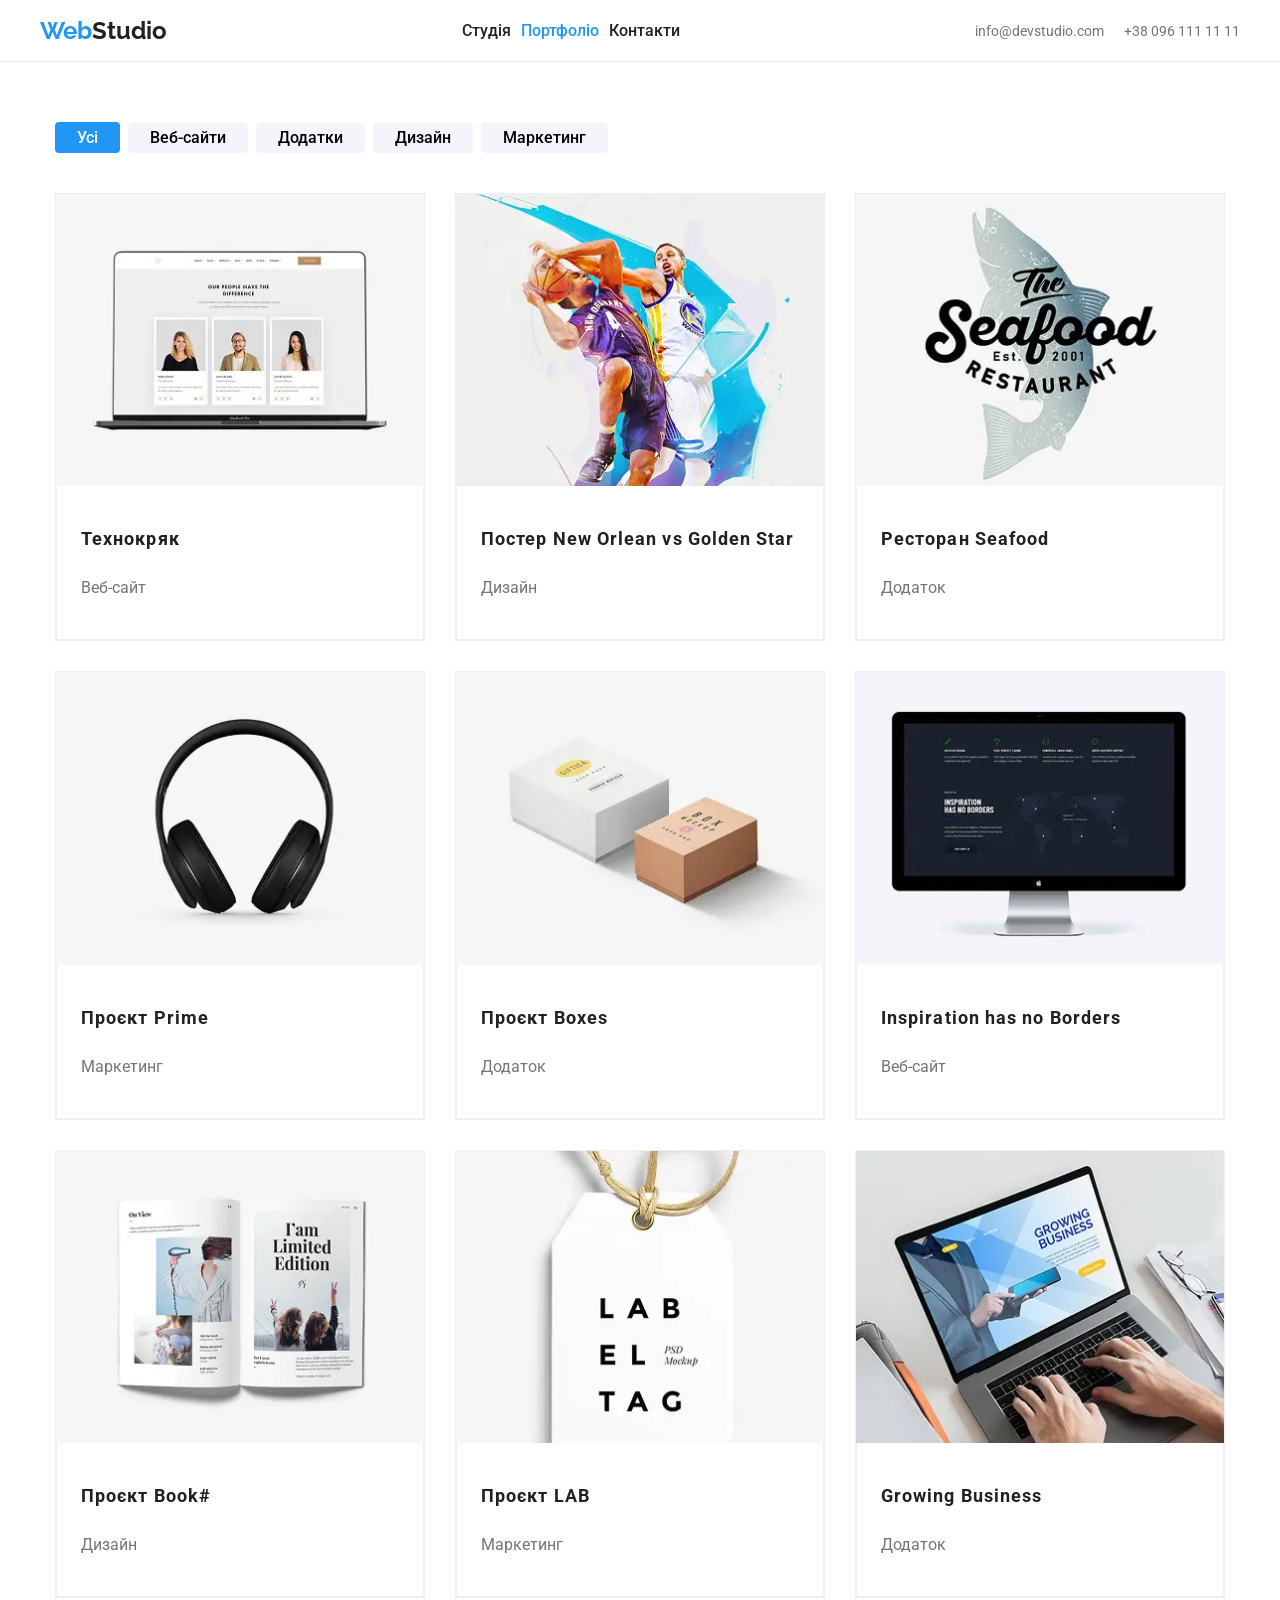
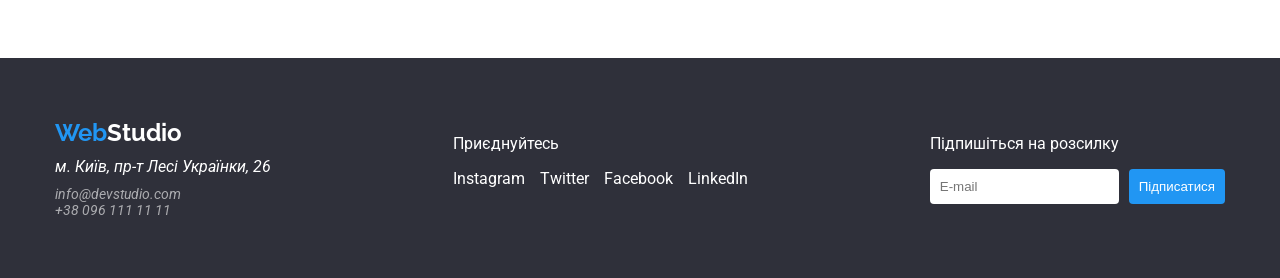
<file: portfolio.html>
<!doctype html>
<html lang="uk">
	<head>
		<meta charset="UTF-8" />
		<meta name="viewport" content="width=device-width, initial-scale=1.0" />
		<title>Портфоліо - WebStudio</title>
		<link rel="stylesheet" href="./sass/portfolio.css" />
		<link
			href="https://fonts.googleapis.com/css2?family=Raleway:wght@700&family=Roboto:wght@400;500;700;900&display=swap"
			rel="stylesheet"
		/>
	</head>
	<body>
		<header>
			<div class="container header-container">
				<a href="index.html" class="logo"><span>Web</span>Studio</a>
				<nav>
					<ul class="nav-list">
						<li><a href="index.html" class="nav-link">Студія</a></li>
						<li>
							<a href="portfolio.html" class="nav-link active">Портфоліо</a>
						</li>
						<li><a href="#" class="nav-link">Контакти</a></li>
					</ul>
				</nav>
				<div class="contacts">
					<a href="mailto:info@devstudio.com" class="contact-link"
						>info@devstudio.com</a
					>
					<a href="tel:+380961111111" class="contact-link">+38 096 111 11 11</a>
				</div>
			</div>
		</header>

		<main>
			<section class="section">
				<div class="container">
					<ul class="filter-list">
						<li>
							<button type="button" class="filter-btn active">Усі</button>
						</li>
						<li><button type="button" class="filter-btn">Веб-сайти</button></li>
						<li><button type="button" class="filter-btn">Додатки</button></li>
						<li><button type="button" class="filter-btn">Дизайн</button></li>
						<li><button type="button" class="filter-btn">Маркетинг</button></li>
					</ul>

					<div class="portfolio-grid">
						<article class="portfolio-item">
							<div class="portfolio-thumb">
								<img src="./sass/images/techocrack.webp" alt="Технокряк" width="370" />
								<div class="portfolio-overlay">
									<p class="overlay-text">
										Ресурс пропонує комплексні пропозиції з різним рівнем функціоналу та сервісів. Все це дозволить відвідувачу отримати вичерпні відомості про компанію чи приватну особу.
									</p>
								</div>
							</div>
							<div class="portfolio-content">
								<h2 class="portfolio-title">Технокряк</h2>
								<p class="portfolio-text">Веб-сайт</p>
							</div>
						</article>
						<article class="portfolio-item">
							<div class="portfolio-thumb">
								<img src="./sass/images/basketball.webp" alt="Постер New Orlean vs Golden Star" width="370" />
								<div class="portfolio-overlay">
									<p class="overlay-text">
										Ресурс пропонує комплексні пропозиції з різним рівнем функціоналу та сервісів. Все це дозволить відвідувачу отримати вичерпні відомості про компанію чи приватну особу.
									</p>
								</div>
							</div>
							<div class="portfolio-content">
								<h2 class="portfolio-title">Постер New Orlean vs Golden Star</h2>
								<p class="portfolio-text">Дизайн</p>
							</div>
						</article>
						<article class="portfolio-item">
							<div class="portfolio-thumb">
								<img src="./sass/images/seafood.webp" alt="Ресторан Seafood" width="370" />
								<div class="portfolio-overlay">
									<p class="overlay-text">
										Ресурс пропонує комплексні пропозиції з різним рівнем функціоналу та сервісів. Все це дозволить відвідувачу отримати вичерпні відомості про компанію чи приватну особу.
									</p>
								</div>
							</div>
							<div class="portfolio-content">
								<h2 class="portfolio-title">Ресторан Seafood</h2>
								<p class="portfolio-text">Додаток</p>
							</div>
						</article>
						<article class="portfolio-item">
							<div class="portfolio-thumb">
								<img src="./sass/images/headphones.webp" alt="Проєкт Prime" width="370" />
								<div class="portfolio-overlay">
									<p class="overlay-text">
										Ресурс пропонує комплексні пропозиції з різним рівнем функціоналу та сервісів. Все це дозволить відвідувачу отримати вичерпні відомості про компанію чи приватну особу.
									</p>
								</div>
							</div>
							<div class="portfolio-content">
								<h2 class="portfolio-title">Проєкт Prime</h2>
								<p class="portfolio-text">Маркетинг</p>
							</div>
						</article>
						<article class="portfolio-item">
							<div class="portfolio-thumb">
								<img src="./sass/images/boxes.webp" alt="Проєкт Boxes" width="370" />
								<div class="portfolio-overlay">
									<p class="overlay-text">
										Ресурс пропонує комплексні пропозиції з різним рівнем функціоналу та сервісів. Все це дозволить відвідувачу отримати вичерпні відомості про компанію чи приватну особу.
									</p>
								</div>
							</div>
							<div class="portfolio-content">
								<h2 class="portfolio-title">Проєкт Boxes</h2>
								<p class="portfolio-text">Додаток</p>
							</div>
						</article>
						<article class="portfolio-item">
							<div class="portfolio-thumb">
								<img src="./sass/images/monitor.webp" alt="Inspiration has no Borders" width="370" />
								<div class="portfolio-overlay">
									<p class="overlay-text">
										Ресурс пропонує комплексні пропозиції з різним рівнем функціоналу та сервісів. Все це дозволить відвідувачу отримати вичерпні відомості про компанію чи приватну особу.
									</p>
								</div>
							</div>
							<div class="portfolio-content">
								<h2 class="portfolio-title">Inspiration has no Borders</h2>
								<p class="portfolio-text">Веб-сайт</p>
							</div>
						</article>
						<article class="portfolio-item">
							<div class="portfolio-thumb">
								<img src="./sass/images/book.webp" alt="Проєкт Book#" width="370" />
								<div class="portfolio-overlay">
									<p class="overlay-text">
										Ресурс пропонує комплексні пропозиції з різним рівнем функціоналу та сервісів. Все це дозволить відвідувачу отримати вичерпні відомості про компанію чи приватну особу.
									</p>
								</div>
							</div>
							<div class="portfolio-content">
								<h2 class="portfolio-title">Проєкт Book#</h2>
								<p class="portfolio-text">Дизайн</p>
							</div>
						</article>
						<article class="portfolio-item">
							<div class="portfolio-thumb">
								<img src="./sass/images/tag.webp" alt="Проєкт LAB" width="370" />
								<div class="portfolio-overlay">
									<p class="overlay-text">
										Ресурс пропонує комплексні пропозиції з різним рівнем функціоналу та сервісів. Все це дозволить відвідувачу отримати вичерпні відомості про компанію чи приватну особу.
									</p>
								</div>
							</div>
							<div class="portfolio-content">
								<h2 class="portfolio-title">Проєкт LAB</h2>
								<p class="portfolio-text">Маркетинг</p>
							</div>
						</article>
						<article class="portfolio-item">
							<div class="portfolio-thumb">
								<img src="./sass/images/businesss.webp" alt="Growing Business" width="370" />
								<div class="portfolio-overlay">
									<p class="overlay-text">
										Ресурс пропонує комплексні пропозиції з різним рівнем функціоналу та сервісів. Все це дозволить відвідувачу отримати вичерпні відомості про компанію чи приватну особу.
									</p>
								</div>
							</div>
							<div class="portfolio-content">
								<h2 class="portfolio-title">Growing Business</h2>
								<p class="portfolio-text">Додаток</p>
							</div>
						</article>
					</div>
				</div>
			</section>
		</main>

		<footer class="footer">
			<div class="container footer-container">
				<div class="footer-address-block">
					<a href="index.html" class="logo footer-logo"
						><span>Web</span>Studio</a
					>
					<address class="address">
						<p class="address-text">м. Київ, пр-т Лесі Українки, 26</p>
						<a href="mailto:info@devstudio.com" class="footer-contact"
							>info@devstudio.com</a
						>
						<a href="tel:+380961111111" class="footer-contact"
							>+38 096 111 11 11</a
						>
					</address>
				</div>

				<div class="footer-social-block">
					<p class="footer-title">Приєднуйтесь</p>
					<div class="footer-socials">
						<a href="#" class="social-link">Instagram</a>
						<a href="#" class="social-link">Twitter</a>
						<a href="#" class="social-link">Facebook</a>
						<a href="#" class="social-link">LinkedIn</a>
					</div>
				</div>

				<div class="footer-subscribe-block">
					<p class="footer-title">Підпишіться на розсилку</p>
					<form class="subscribe-form">
						<input type="email" placeholder="E-mail" class="subscribe-input" />
						<button type="submit" class="subscribe-btn">Підписатися</button>
					</form>
				</div>
			</div>
		</footer>
	</body>
</html>
</file>
<file: sass/portfolio.css>
*,
*::before,
*::after {
  box-sizing: border-box;
}

body {
  margin: 0;
  font-family: "Roboto", sans-serif;
  color: #212121;
}

img {
  display: block;
  max-width: 100%;
  height: auto;
}

a {
  text-decoration: none;
  color: inherit;
}

ul {
  list-style: none;
  padding: 0;
  margin: 0;
}

.container {
  width: 100%;
  padding: 0 15px;
  margin: 0 auto;
}

header {
  border-bottom: 1px solid #ececec;
}

.header-container {
  display: flex;
  flex-direction: column;
  gap: 15px;
  padding: 16px 0;
}

.logo {
  font-family: "Raleway";
  font-weight: 700;
  font-size: 24px;
}

.logo span {
  color: #2196f3;
}

.nav-list {
  display: flex;
  flex-direction: column;
  gap: 10px;
}

.nav-link {
  font-weight: 500;
}

.nav-link.active {
  color: #2196f3;
}

.contacts {
  display: flex;
  flex-direction: column;
  gap: 5px;
}

.contact-link {
  color: #757575;
  font-size: 14px;
}

.section {
  padding: 60px 0;
}

.filter-list {
  display: flex;
  flex-wrap: wrap;
  gap: 8px;
  margin-bottom: 40px;
}

.filter-btn {
  border: none;
  padding: 8px 16px;
  border-radius: 4px;
  background: #f5f4fa;
  cursor: pointer;
  font-weight: 500;
}

.filter-btn.active {
  background: #2196f3;
  color: white;
}

.portfolio-grid {
  display: grid;
  grid-template-columns: 1fr;
  gap: 30px;
}

.portfolio-item {
  border: 1px solid #eeeeee;
  background: white;
}

.portfolio-content {
  padding: 20px;
}

.portfolio-title {
  font-size: 18px;
  margin-bottom: 5px;
}

.portfolio-text {
  font-size: 14px;
  color: #757575;
}

.footer {
  background: #2f303a;
  color: white;
  padding: 60px 0;
}

.footer-container {
  display: flex;
  flex-direction: column;
  gap: 30px;
}

.footer-logo span {
  color: #2196f3;
}

.address-text {
  margin: 10px 0;
}

.footer-contact {
  display: block;
  color: rgba(255, 255, 255, 0.6);
  font-size: 14px;
}

.footer-socials {
  display: flex;
  gap: 15px;
  margin-top: 10px;
}

.footer-socials svg {
  background: rgba(255, 255, 255, 0.1);
  padding: 8px;
  border-radius: 50%;
}

.subscribe-form {
  display: flex;
  flex-direction: column;
  gap: 10px;
}

.subscribe-input {
  padding: 10px;
  border-radius: 4px;
  border: none;
}

.subscribe-btn {
  background: #2196f3;
  border: none;
  padding: 10px;
  color: white;
  border-radius: 4px;
}

@media (min-width: 768px) {
  .container {
    max-width: 768px;
  }
  .header-container {
    flex-direction: row;
    justify-content: space-between;
    align-items: center;
  }
  .nav-list {
    flex-direction: row;
  }
  .contacts {
    flex-direction: row;
    gap: 20px;
  }
  .portfolio-grid {
    grid-template-columns: repeat(2, 1fr);
  }
  .footer-container {
    flex-direction: row;
    justify-content: space-between;
  }
  .subscribe-form {
    flex-direction: row;
  }
}
@media (min-width: 1200px) {
  .container {
    max-width: 1200px;
  }
  .portfolio-grid {
    grid-template-columns: repeat(3, 1fr);
  }
}
.portfolio-grid {
  display: flex;
  flex-wrap: wrap;
  gap: 30px;
  justify-content: center;
}

.portfolio-item {
  flex-basis: 100%;
  background: #ffffff;
  transition: box-shadow 250ms cubic-bezier(0.4, 0, 0.2, 1);
}
.portfolio-item:hover {
  box-shadow: 0px 1px 1px rgba(0, 0, 0, 0.12), 0px 4px 4px rgba(0, 0, 0, 0.06), 1px 4px 6px rgba(0, 0, 0, 0.16);
  cursor: pointer;
}
@media (min-width: 768px) {
  .portfolio-item {
    flex-basis: calc((100% - 30px) / 2);
  }
}
@media (min-width: 1200px) {
  .portfolio-item {
    flex-basis: calc((100% - 60px) / 3);
  }
}

.portfolio-thumb {
  position: relative;
  overflow: hidden;
}

.portfolio-overlay {
  position: absolute;
  top: 0;
  left: 0;
  width: 100%;
  height: 100%;
  background-color: rgba(33, 150, 243, 0.9);
  transform: translateY(101%);
  transition: transform 250ms cubic-bezier(0.4, 0, 0.2, 1);
  padding: 63px 24px;
  display: flex;
  align-items: center;
}
.portfolio-item:hover .portfolio-overlay {
  transform: translateY(0);
}

.overlay-text {
  color: #ffffff;
  font-size: 18px;
  line-height: 1.56;
  letter-spacing: 0.03em;
}

.portfolio-content {
  padding: 20px 24px;
  border: 1px solid #eeeeee;
  border-top: none;
}

.portfolio-title {
  font-size: 18px;
  line-height: 2;
  letter-spacing: 0.06em;
  color: #212121;
  margin-bottom: 4px;
}

.portfolio-text {
  font-size: 16px;
  line-height: 1.88;
  color: #757575;
}

.filter-btn {
  padding: 6px 22px;
  border-radius: 4px;
  border: none;
  background-color: #f5f4fa;
  font-family: inherit;
  font-weight: 500;
  font-size: 16px;
  cursor: pointer;
  transition: background-color 250ms, color 250ms, box-shadow 250ms;
}
.filter-btn:hover, .filter-btn:focus {
  background-color: #2196f3;
  color: #ffffff;
  box-shadow: 0px 3px 1px rgba(0, 0, 0, 0.1), 0px 1px 2px rgba(0, 0, 0, 0.08), 0px 2px 2px rgba(0, 0, 0, 0.12);
}/*# sourceMappingURL=portfolio.css.map */
</file>
